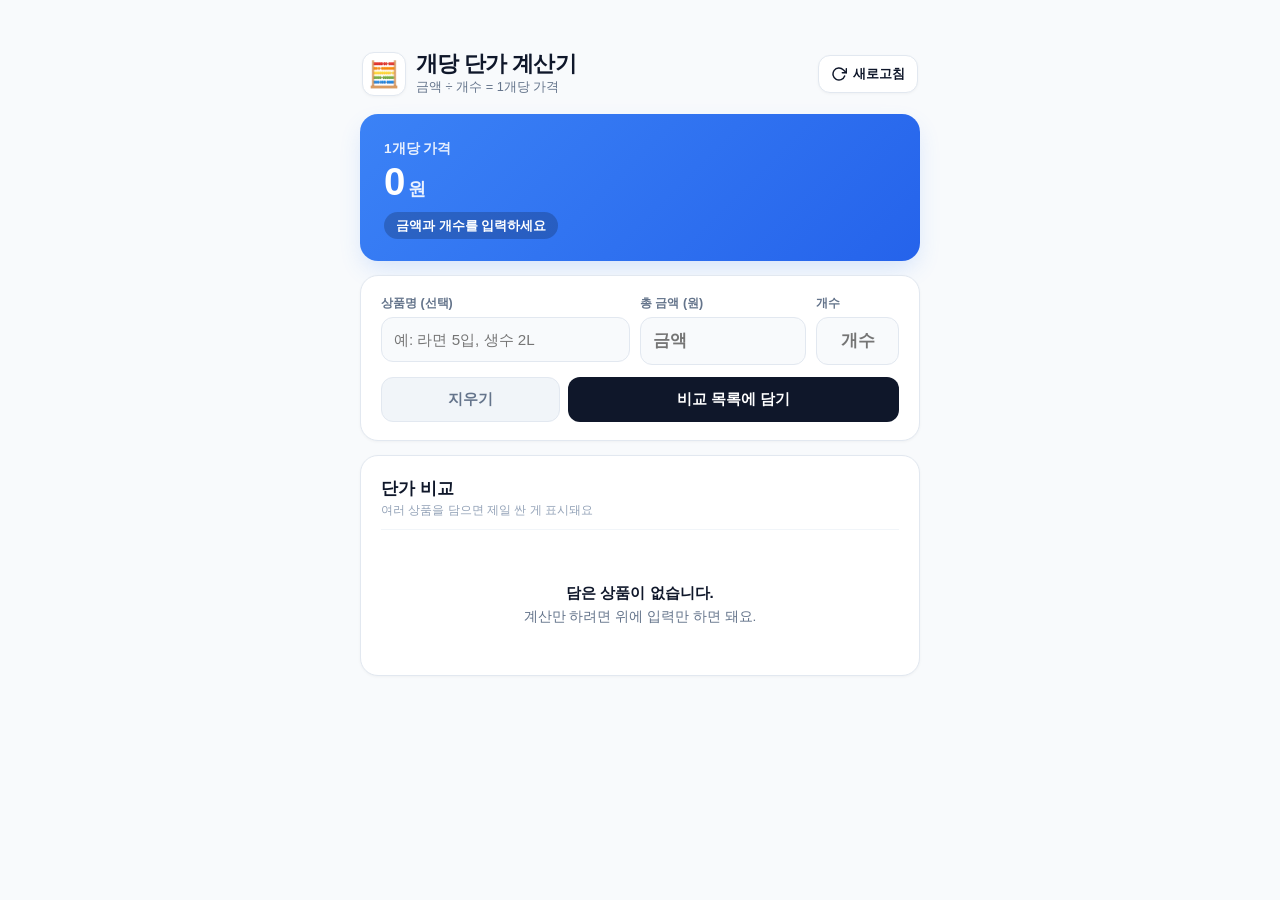
<file: 단가계산기.html>
<!DOCTYPE html>
<html lang="ko">
<head>
  <meta charset="UTF-8">
  <meta name="viewport" content="width=device-width, initial-scale=1.0, maximum-scale=1.0, user-scalable=no">
  <title>개당 단가 계산기</title>
  <meta name="description" content="총 금액과 개수를 입력하면 개당 단가를 바로 계산해 줍니다.">
  <link rel="apple-touch-icon" sizes="180x180" href="apple-touch-icon.png">
  <link rel="icon" type="image/png" sizes="32x32" href="favicon-32x32.png">
  <meta name="apple-mobile-web-app-title" content="단가계산">
  <style>
    :root {
      --primary: #3b82f6;
      --primary-hover: #2563eb;
      --primary-light: #eff6ff;
      --primary-border: #bfdbfe;
      --best: #10b981;
      --best-light: #ecfdf5;
      --best-border: #a7f3d0;
      --bg-app: #f8fafc;
      --card-bg: #ffffff;
      --card-border: #e2e8f0;
      --text-main: #0f172a;
      --text-muted: #64748b;
      --text-light: #94a3b8;
      --danger: #ef4444;
      --danger-light: #fef2f2;
      --shadow-sm: 0 1px 3px rgba(0, 0, 0, 0.04);
      --shadow-lg: 0 10px 25px -4px rgba(59, 130, 246, 0.2);
      --radius-sm: 8px;
      --radius-md: 12px;
      --radius-lg: 18px;
      --radius-full: 9999px;
      --font-main: -apple-system, BlinkMacSystemFont, "Apple SD Gothic Neo", "Pretendard", "Segoe UI", Roboto, sans-serif;
      --font-num: -apple-system, BlinkMacSystemFont, "SF Pro Display", "Helvetica Neue", Arial, sans-serif;
    }

    * { box-sizing: border-box; margin: 0; padding: 0; -webkit-tap-highlight-color: transparent; }

    html, body { background: var(--bg-app); overscroll-behavior-y: none; }

    body {
      font-family: var(--font-main);
      color: var(--text-main);
      min-height: 100vh;
      display: flex;
      justify-content: center;
      align-items: flex-start;
      padding: max(48px, calc(env(safe-area-inset-top) + 20px)) 14px max(40px, env(safe-area-inset-bottom)) 14px;
      line-height: 1.5;
    }

    .app-layout { width: 100%; max-width: 560px; display: flex; flex-direction: column; gap: 14px; }

    /* Header */
    .app-header { display: flex; align-items: center; justify-content: space-between; gap: 10px; padding: 4px 2px; }
    .header-title-wrap { display: flex; align-items: center; gap: 10px; }
    .action-btn {
      background: var(--card-bg); border: 1px solid var(--card-border); color: var(--text-main);
      height: 38px; padding: 0 12px; border-radius: var(--radius-md);
      display: flex; align-items: center; gap: 6px; cursor: pointer; box-shadow: var(--shadow-sm);
      font-family: var(--font-main); font-size: 0.82rem; font-weight: 600; white-space: nowrap;
      transition: all 0.2s;
    }
    .action-btn:hover { background: #f1f5f9; }
    .action-btn:active svg { transform: rotate(180deg); }
    .action-btn svg { transition: transform 0.3s; }
    .header-icon {
      font-size: 1.6rem; background: var(--card-bg); border: 1px solid var(--card-border);
      width: 44px; height: 44px; border-radius: var(--radius-md);
      display: flex; align-items: center; justify-content: center; box-shadow: var(--shadow-sm);
    }
    .header-title { font-size: 1.35rem; font-weight: 800; letter-spacing: -0.03em; line-height: 1.15; }
    .header-sub { font-size: 0.8rem; color: var(--text-muted); }

    /* Result card */
    .result-card {
      background: linear-gradient(135deg, #3b82f6, #2563eb);
      color: #ffffff; border-radius: var(--radius-lg); padding: 22px 24px;
      box-shadow: var(--shadow-lg);
    }
    .result-label { font-size: 0.85rem; font-weight: 600; color: rgba(255, 255, 255, 0.88); }
    .result-row { display: flex; align-items: baseline; gap: 4px; flex-wrap: wrap; }
    .result-number {
      font-family: var(--font-num); font-size: 2.4rem; font-weight: 800;
      letter-spacing: -0.03em; line-height: 1.15; word-break: break-all;
    }
    .result-unit { font-size: 1.1rem; font-weight: 700; color: rgba(255, 255, 255, 0.9); }
    .result-formula {
      margin-top: 8px; display: inline-block; background: rgba(0, 0, 0, 0.2);
      padding: 4px 12px; border-radius: var(--radius-full);
      font-size: 0.8rem; font-weight: 600; font-family: var(--font-num);
    }

    /* Input card */
    .input-card {
      background: var(--card-bg); border: 1px solid var(--card-border);
      border-radius: var(--radius-lg); padding: 18px 20px; box-shadow: var(--shadow-sm);
      display: flex; flex-direction: column; gap: 12px;
    }
    .form-grid { display: flex; gap: 10px; }
    .field-col { display: flex; flex-direction: column; gap: 4px; min-width: 0; }
    .flex-3 { flex: 3; } .flex-2 { flex: 2; } .flex-1 { flex: 1; }
    .field-title { font-size: 0.78rem; font-weight: 600; color: var(--text-muted); }
    .field-col input {
      width: 100%; background: #f8fafc; border: 1.5px solid var(--card-border);
      border-radius: var(--radius-md); padding: 13px 12px;
      font-family: var(--font-num); font-size: 1.05rem; font-weight: 700;
      color: var(--text-main); outline: none; transition: all 0.2s;
    }
    .field-col input.text { font-family: var(--font-main); font-weight: 500; font-size: 0.95rem; }
    .field-col input:focus {
      border-color: var(--primary); background: #ffffff;
      box-shadow: 0 0 0 3px rgba(59, 130, 246, 0.15);
    }
    #qtyInput { text-align: center; }

    .btn-row { display: flex; gap: 8px; }
    .btn {
      flex: 1; border: none; border-radius: var(--radius-md); padding: 12px;
      font-family: var(--font-main); font-size: 0.92rem; font-weight: 700;
      cursor: pointer; transition: all 0.2s;
    }
    .btn-main { background: var(--text-main); color: #ffffff; flex: 2; }
    .btn-main:hover { background: #1e293b; }
    .btn-sub { background: #f1f5f9; color: var(--text-muted); border: 1px solid var(--card-border); }
    .btn-sub:hover { background: #e2e8f0; }
    .btn:active { transform: translateY(1px); }

    /* Compare list */
    .list-card {
      background: var(--card-bg); border: 1px solid var(--card-border);
      border-radius: var(--radius-lg); padding: 20px; box-shadow: var(--shadow-sm);
      display: flex; flex-direction: column; gap: 12px;
    }
    .list-header {
      display: flex; justify-content: space-between; align-items: center;
      padding-bottom: 10px; border-bottom: 1px solid #f1f5f9;
    }
    .list-heading { font-size: 1.05rem; font-weight: 700; }
    .list-hint { font-size: 0.75rem; color: var(--text-light); }
    .btn-clear {
      background: var(--danger-light); border: 1px solid #fecaca; color: var(--danger);
      padding: 6px 12px; border-radius: var(--radius-sm);
      font-family: var(--font-main); font-size: 0.78rem; font-weight: 700; cursor: pointer;
    }
    .item-list { list-style: none; display: flex; flex-direction: column; gap: 8px; }
    .item-row {
      border: 1px solid var(--card-border); border-radius: var(--radius-md);
      padding: 12px 14px; display: flex; align-items: center; gap: 12px;
    }
    .item-row.best { background: var(--best-light); border-color: var(--best-border); }
    .item-left { flex: 1; min-width: 0; }
    .item-name { font-size: 0.98rem; font-weight: 700; word-break: break-all; display: flex; align-items: center; gap: 6px; flex-wrap: wrap; }
    .badge-best {
      background: var(--best); color: #ffffff; font-size: 0.7rem; font-weight: 700;
      padding: 1px 8px; border-radius: var(--radius-full);
    }
    .item-detail { font-size: 0.78rem; color: var(--text-muted); font-family: var(--font-num); }
    .item-amount {
      font-family: var(--font-num); font-weight: 800; font-size: 1.05rem;
      color: var(--primary-hover); white-space: nowrap; text-align: right;
    }
    .item-row.best .item-amount { color: #059669; }
    .item-amount small { font-size: 0.75rem; font-weight: 600; color: var(--text-muted); }
    .btn-delete {
      background: none; border: none; color: var(--text-light); cursor: pointer;
      padding: 6px; border-radius: 6px; display: flex;
    }
    .btn-delete:hover { color: var(--danger); background: var(--danger-light); }
    .empty-state { text-align: center; padding: 28px 16px; color: var(--text-muted); font-size: 0.85rem; }
    .empty-state b { display: block; color: var(--text-main); font-size: 0.95rem; margin-bottom: 2px; }

    /* Toast */
    .toast {
      position: fixed; bottom: 24px; left: 50%; transform: translateX(-50%) translateY(40px);
      background: rgba(15, 23, 42, 0.94); color: #ffffff; padding: 10px 18px;
      border-radius: var(--radius-full); font-size: 0.88rem; font-weight: 600;
      opacity: 0; visibility: hidden; transition: all 0.25s cubic-bezier(0.16, 1, 0.3, 1); z-index: 10;
    }
    .toast.show { transform: translateX(-50%) translateY(0); opacity: 1; visibility: visible; }

    @media (max-width: 480px) {
      body { padding: max(54px, calc(env(safe-area-inset-top) + 20px)) 12px 30px 12px; }
      .form-grid { flex-wrap: wrap; gap: 8px; }
      .flex-3 { flex: 100%; }
      .result-number { font-size: 2rem; }
    }
  </style>
</head>
<body>
  <div class="app-layout">
    <header class="app-header">
      <div class="header-title-wrap">
        <span class="header-icon">🧮</span>
        <div>
          <h1 class="header-title">개당 단가 계산기</h1>
          <p class="header-sub">금액 ÷ 개수 = 1개당 가격</p>
        </div>
      </div>
      <button type="button" class="action-btn" id="refreshBtn" title="새로고침">
        <svg width="16" height="16" viewBox="0 0 24 24" fill="none" stroke="currentColor" stroke-width="2.2" stroke-linecap="round" stroke-linejoin="round">
          <polyline points="23 4 23 10 17 10"></polyline>
          <path d="M20.49 15a9 9 0 1 1-2.12-9.36L23 10"></path>
        </svg>
        새로고침
      </button>
    </header>

    <section class="result-card" aria-live="polite">
      <span class="result-label">1개당 가격</span>
      <div class="result-row">
        <span class="result-number" id="unitDisplay">0</span>
        <span class="result-unit">원</span>
      </div>
      <span class="result-formula" id="formulaDisplay">금액과 개수를 입력하세요</span>
    </section>

    <section class="input-card">
      <form id="calcForm" autocomplete="off">
        <div class="form-grid">
          <div class="field-col flex-3">
            <label for="nameInput" class="field-title">상품명 (선택)</label>
            <input type="text" class="text" id="nameInput" placeholder="예: 라면 5입, 생수 2L">
          </div>
          <div class="field-col flex-2">
            <label for="priceInput" class="field-title">총 금액 (원)</label>
            <input type="text" inputmode="numeric" id="priceInput" placeholder="금액">
          </div>
          <div class="field-col flex-1">
            <label for="qtyInput" class="field-title">개수</label>
            <input type="text" inputmode="decimal" id="qtyInput" placeholder="개수">
          </div>
        </div>
        <div class="btn-row" style="margin-top: 12px;">
          <button type="button" class="btn btn-sub" id="resetBtn">지우기</button>
          <button type="submit" class="btn btn-main">비교 목록에 담기</button>
        </div>
      </form>
    </section>

    <section class="list-card">
      <div class="list-header">
        <div>
          <h2 class="list-heading">단가 비교</h2>
          <p class="list-hint">여러 상품을 담으면 제일 싼 게 표시돼요</p>
        </div>
        <button class="btn-clear" id="clearBtn" style="display: none;">전체삭제</button>
      </div>
      <ul class="item-list" id="itemList"></ul>
      <div class="empty-state" id="emptyState">
        <b>담은 상품이 없습니다.</b>
        계산만 하려면 위에 입력만 하면 돼요.
      </div>
    </section>

    <div id="toast" class="toast" role="status"></div>
  </div>

  <script>
    const STORAGE_KEY = 'unitPriceCompare';
    const priceInput = document.getElementById('priceInput');
    const qtyInput = document.getElementById('qtyInput');
    const nameInput = document.getElementById('nameInput');
    const unitDisplay = document.getElementById('unitDisplay');
    const formulaDisplay = document.getElementById('formulaDisplay');
    const itemList = document.getElementById('itemList');
    const emptyState = document.getElementById('emptyState');
    const clearBtn = document.getElementById('clearBtn');
    const toast = document.getElementById('toast');

    let items = [];
    try { items = JSON.parse(localStorage.getItem(STORAGE_KEY)) || []; } catch (e) { items = []; }

    function save() {
      try { localStorage.setItem(STORAGE_KEY, JSON.stringify(items)); } catch (e) {}
    }

    // 소수점은 최대 1자리, 정수면 그대로
    function fmt(n) {
      return n.toLocaleString('ko-KR', { maximumFractionDigits: 1 });
    }

    function getPrice() { return Number(priceInput.value.replace(/[^0-9]/g, '')) || 0; }
    function getQty() { return Number(qtyInput.value.replace(/[^0-9.]/g, '')) || 0; }

    function update() {
      const price = getPrice();
      const qty = getQty();
      if (price > 0 && qty > 0) {
        unitDisplay.textContent = fmt(price / qty);
        formulaDisplay.textContent = `${fmt(price)}원 ÷ ${fmt(qty)}개`;
      } else {
        unitDisplay.textContent = '0';
        formulaDisplay.textContent = '금액과 개수를 입력하세요';
      }
    }

    // 금액 입력 시 천 단위 콤마 자동
    priceInput.addEventListener('input', () => {
      const digits = priceInput.value.replace(/[^0-9]/g, '');
      priceInput.value = digits ? Number(digits).toLocaleString('ko-KR') : '';
      update();
    });

    qtyInput.addEventListener('input', () => {
      let v = qtyInput.value.replace(/[^0-9.]/g, '');
      const firstDot = v.indexOf('.');
      if (firstDot !== -1) v = v.slice(0, firstDot + 1) + v.slice(firstDot + 1).replace(/\./g, '');
      qtyInput.value = v;
      update();
    });

    function showToast(msg) {
      toast.textContent = msg;
      toast.classList.add('show');
      clearTimeout(showToast.t);
      showToast.t = setTimeout(() => toast.classList.remove('show'), 1600);
    }

    function render() {
      itemList.innerHTML = '';
      emptyState.style.display = items.length ? 'none' : 'block';
      clearBtn.style.display = items.length ? 'block' : 'none';
      if (!items.length) return;

      const minUnit = Math.min(...items.map(i => i.price / i.qty));
      items.forEach((item, idx) => {
        const unit = item.price / item.qty;
        const isBest = items.length > 1 && unit === minUnit;
        const li = document.createElement('li');
        li.className = 'item-row' + (isBest ? ' best' : '');

        const left = document.createElement('div');
        left.className = 'item-left';
        const name = document.createElement('div');
        name.className = 'item-name';
        name.textContent = item.name;
        if (isBest) {
          const badge = document.createElement('span');
          badge.className = 'badge-best';
          badge.textContent = '최저가';
          name.appendChild(badge);
        }
        const detail = document.createElement('div');
        detail.className = 'item-detail';
        detail.textContent = `${fmt(item.price)}원 ÷ ${fmt(item.qty)}개`;
        left.append(name, detail);

        const amount = document.createElement('div');
        amount.className = 'item-amount';
        amount.innerHTML = `${fmt(unit)}원<br><small>개당</small>`;

        const del = document.createElement('button');
        del.className = 'btn-delete';
        del.title = '삭제';
        del.innerHTML = '<svg width="16" height="16" viewBox="0 0 24 24" fill="none" stroke="currentColor" stroke-width="2.2" stroke-linecap="round"><line x1="18" y1="6" x2="6" y2="18"/><line x1="6" y1="6" x2="18" y2="18"/></svg>';
        del.addEventListener('click', () => {
          items.splice(idx, 1);
          save();
          render();
        });

        li.append(left, amount, del);
        itemList.appendChild(li);
      });
    }

    function resetInputs() {
      priceInput.value = '';
      qtyInput.value = '';
      nameInput.value = '';
      update();
    }

    document.getElementById('calcForm').addEventListener('submit', (e) => {
      e.preventDefault();
      const price = getPrice();
      const qty = getQty();
      if (!(price > 0 && qty > 0)) {
        showToast('금액과 개수를 입력해 주세요');
        (price > 0 ? qtyInput : priceInput).focus();
        return;
      }
      const name = nameInput.value.trim() || `상품 ${items.length + 1}`;
      items.push({ name, price, qty });
      save();
      render();
      resetInputs();
      showToast('비교 목록에 담았어요');
      priceInput.focus();
    });

    document.getElementById('resetBtn').addEventListener('click', () => {
      resetInputs();
      priceInput.focus();
    });

    document.getElementById('refreshBtn').addEventListener('click', () => location.reload());

    clearBtn.addEventListener('click', () => {
      if (!confirm('비교 목록을 모두 지울까요?')) return;
      items = [];
      save();
      render();
    });

    render();
    update();
  </script>
</body>
</html>
</file>
